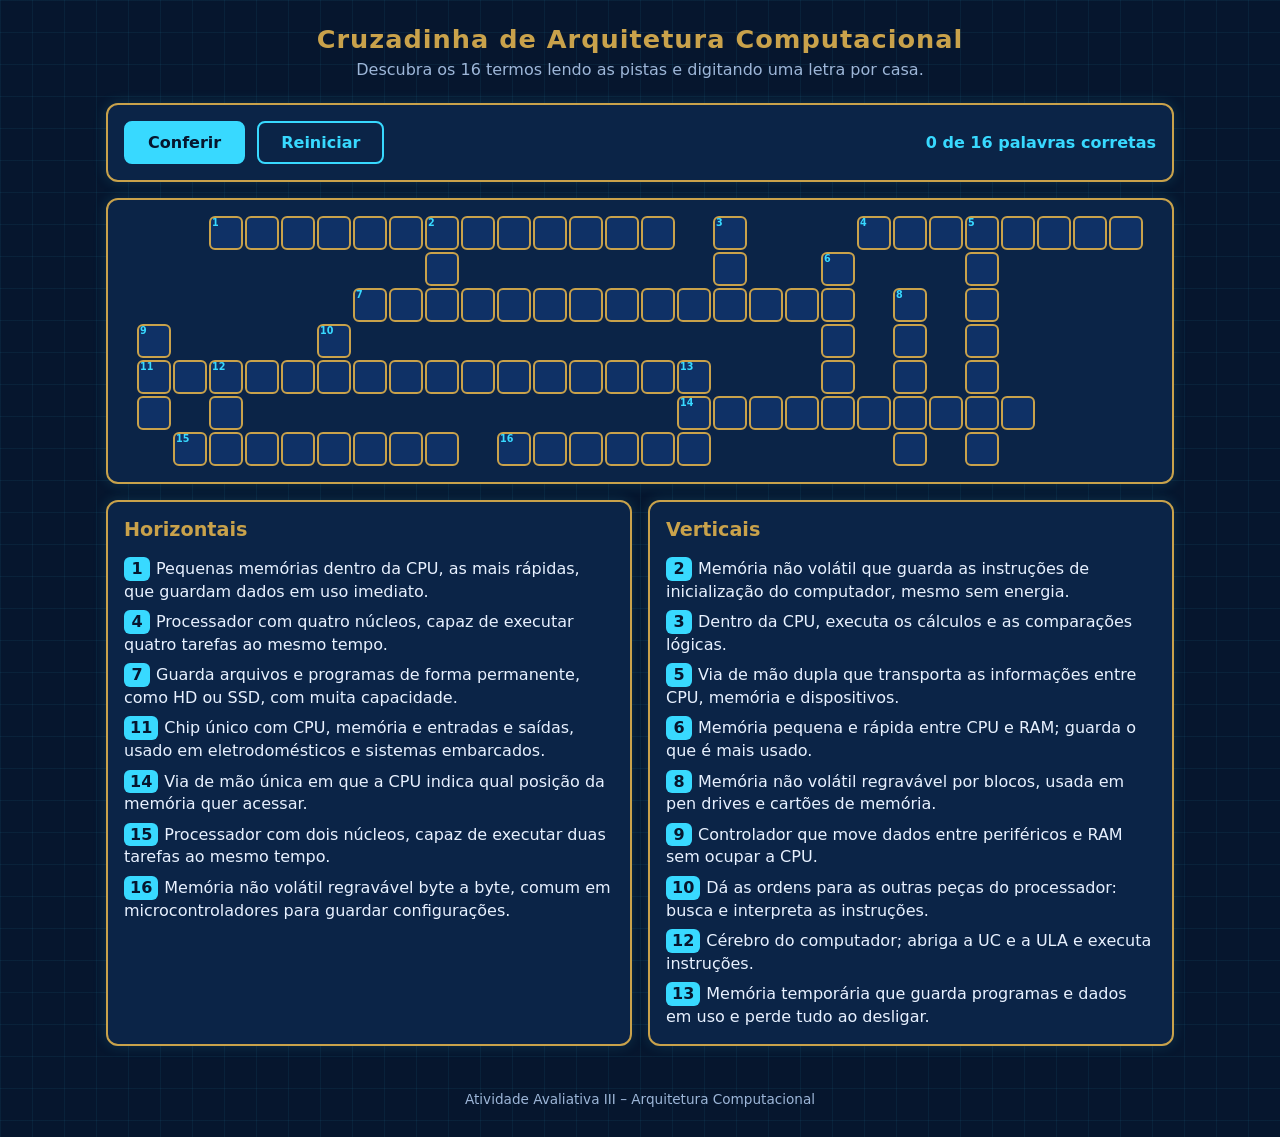
<file: index.html>
<!DOCTYPE html>
<html lang="pt-BR">
<head>
  <meta charset="UTF-8">
  <meta name="viewport" content="width=device-width, initial-scale=1">
  <title>Cruzadinha de Arquitetura Computacional</title>
  <link rel="stylesheet" href="style.css">
</head>
<body>
  <header class="topo">
    <h1>Cruzadinha de Arquitetura Computacional</h1>
    <p class="sub">Descubra os 16 termos lendo as pistas e digitando uma letra por casa.</p>
  </header>

  <main>
    <section class="painel controles" aria-label="Controles do jogo">
      <button id="btn-conferir" type="button">Conferir</button>
      <button id="btn-reiniciar" type="button" class="secundario">Reiniciar</button>
      <p id="contador" class="contador" aria-live="polite">0 de 16 palavras corretas</p>
    </section>

    <section class="painel tabuleiro-wrap" aria-label="Tabuleiro">
      <div id="tabuleiro" class="tabuleiro" role="grid"></div>
    </section>

    <section class="pistas">
      <div class="painel">
        <h2>Horizontais</h2>
        <ol id="pistas-h"></ol>
      </div>
      <div class="painel">
        <h2>Verticais</h2>
        <ol id="pistas-v"></ol>
      </div>
    </section>
  </main>

  <footer class="rodape">
    <p>Atividade Avaliativa III – Arquitetura Computacional</p>
  </footer>

  <script src="script.js"></script>
</body>
</html>
</file>
<file: style.css>
:root {
  --fundo: #06162e;
  --painel: #0b2447;
  --borda: #c9a24b;        /* cobre/dourado das trilhas */
  --texto: #e8f1ff;
  --suave: #9db6d8;
  --casa: #0f3166;
  --destaque: #38d9ff;
  --ok: #2ecc71;
  --erro: #e74c3c;
}

* { box-sizing: border-box; }

body {
  margin: 0;
  font-family: "Segoe UI", system-ui, sans-serif;
  color: var(--texto);
  background-color: var(--fundo);
  /* trilhas de circuito feitas só com gradientes */
  background-image:
    linear-gradient(rgba(56, 217, 255, 0.06) 1px, transparent 1px),
    linear-gradient(90deg, rgba(56, 217, 255, 0.06) 1px, transparent 1px);
  background-size: 32px 32px;
  min-height: 100vh;
}

.topo { text-align: center; padding: 24px 16px 8px; }
.topo h1 { margin: 0; font-size: 1.6rem; color: var(--borda); letter-spacing: 1px; }
.sub { margin: 6px 0 0; color: var(--suave); }

main { max-width: 1100px; margin: 0 auto; padding: 16px; display: grid; gap: 16px; }

.painel {
  background: var(--painel);
  border: 2px solid var(--borda);
  border-radius: 12px;
  padding: 16px;
  box-shadow: 0 0 14px rgba(56, 217, 255, 0.15);
}

.controles { display: flex; flex-wrap: wrap; align-items: center; gap: 12px; }

button {
  font: inherit;
  font-weight: 600;
  padding: 10px 22px;
  border: 2px solid var(--destaque);
  border-radius: 8px;
  background: var(--destaque);
  color: var(--fundo);
  cursor: pointer;
}
button:hover { filter: brightness(1.1); }
button:focus-visible, input:focus-visible { outline: 3px solid #fff; outline-offset: 2px; }
button.secundario { background: transparent; color: var(--destaque); }

.contador { margin: 0 0 0 auto; font-weight: 600; color: var(--destaque); }

.tabuleiro-wrap { overflow-x: auto; }

.tabuleiro { display: grid; gap: 2px; width: max-content; margin: 0 auto; }

.celula { position: relative; width: 34px; height: 34px; }
.celula.vazia { visibility: hidden; }

.celula input {
  width: 100%;
  height: 100%;
  padding: 0;
  text-align: center;
  font: 700 1rem "Segoe UI", sans-serif;
  text-transform: uppercase;
  color: var(--texto);
  background: var(--casa);
  border: 2px solid var(--borda);
  border-radius: 6px;
  caret-color: var(--destaque);
}
.celula input:focus { background: #174a94; border-color: var(--destaque); }

.celula .num {
  position: absolute;
  top: 1px;
  left: 3px;
  font-size: 0.6rem;
  font-weight: 700;
  color: var(--destaque);
  pointer-events: none;
}

.celula.certa input { background: rgba(46, 204, 113, 0.35); border-color: var(--ok); }
.celula.errada input { background: rgba(231, 76, 60, 0.35); border-color: var(--erro); }

.pistas { display: grid; grid-template-columns: 1fr 1fr; gap: 16px; }
.pistas h2 { margin-top: 0; color: var(--borda); font-size: 1.2rem; }
.pistas ol { margin: 0; padding: 0; list-style: none; display: grid; gap: 8px; }
.pistas li { line-height: 1.35; }
.pistas li .n {
  display: inline-block;
  min-width: 26px;
  margin-right: 6px;
  padding: 1px 6px;
  text-align: center;
  font-weight: 700;
  color: var(--fundo);
  background: var(--destaque);
  border-radius: 6px;
}
.pistas li.feita { opacity: 0.6; text-decoration: line-through; }

.rodape { text-align: center; padding: 16px; color: var(--suave); font-size: 0.85rem; }

@media (max-width: 700px) {
  .pistas { grid-template-columns: 1fr; }
  .contador { margin-left: 0; width: 100%; }
  .celula { width: 30px; height: 30px; }
  .celula input { font-size: 0.95rem; }
}
</file>
